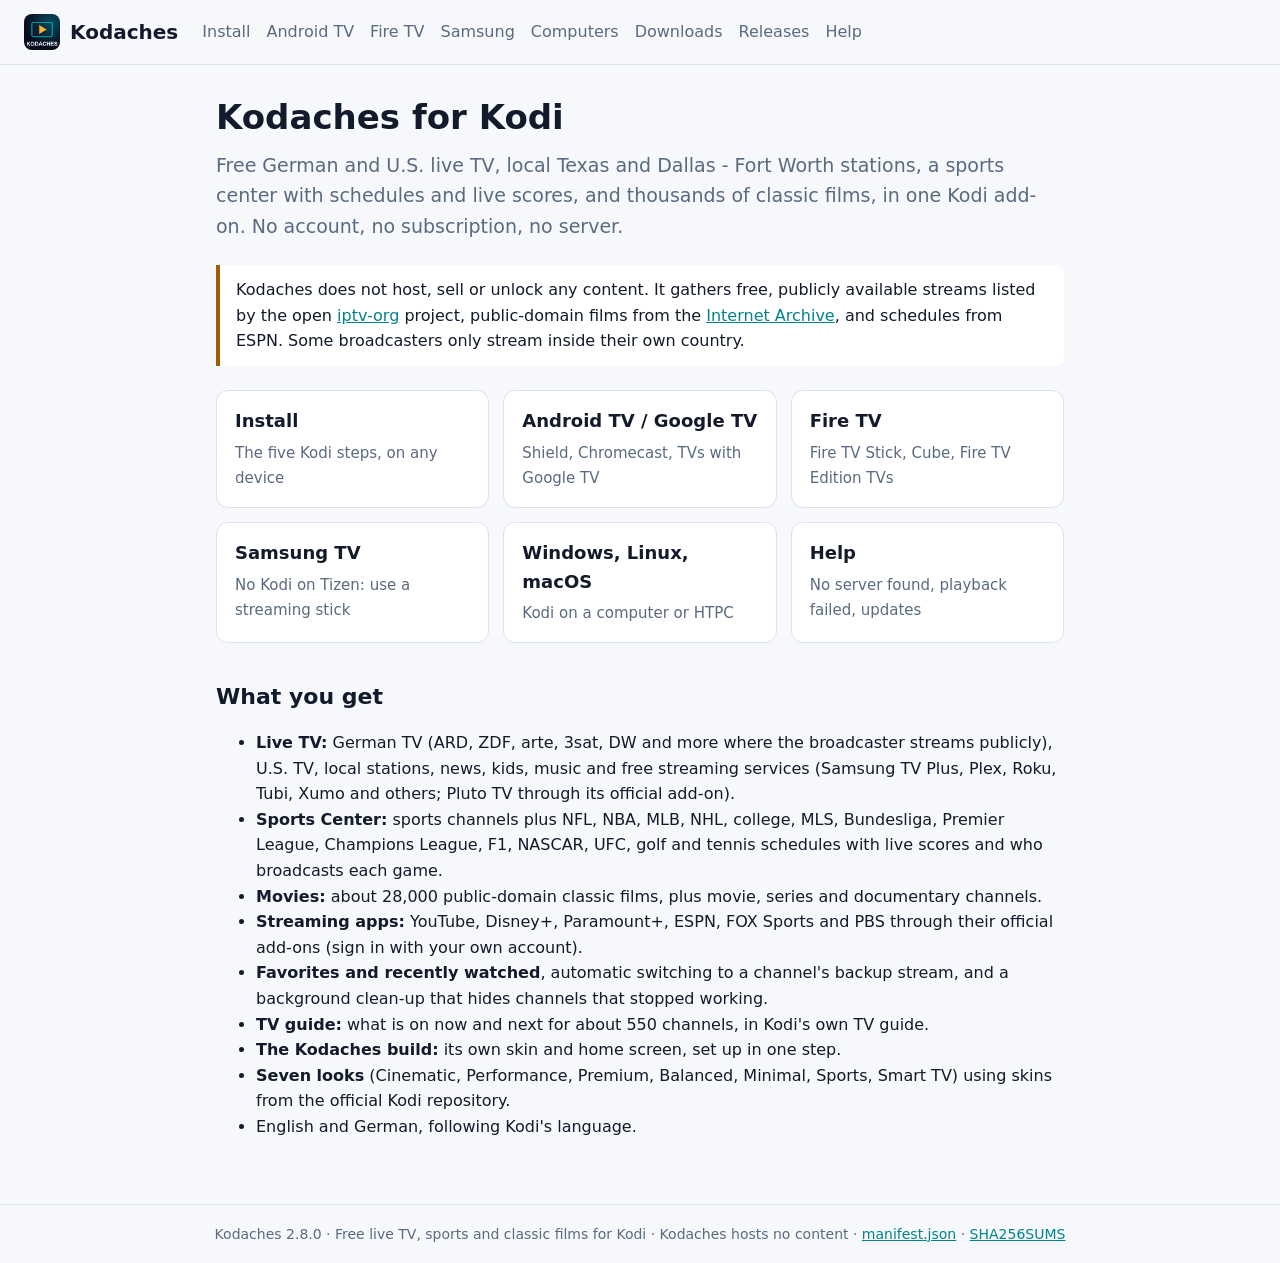
<file: index.html>
<!doctype html>
<html lang="en">
<head>
<meta charset="utf-8">
<meta name="viewport" content="width=device-width, initial-scale=1">
<title>Kodaches for Kodi · Kodaches</title>
<meta name="description" content="Install Kodaches for Kodi on Android TV, Fire TV, Windows, Linux and macOS.">
<link rel="icon" href="assets/icon.png">
<link rel="stylesheet" href="assets/site.css">
</head>
<body>
<header class="top">
  <a class="brand" href=""><img src="assets/icon.png" alt="" width="36" height="36">Kodaches</a>
  <nav>
    <a href="install/">Install</a>
    <a href="android/">Android TV</a>
    <a href="firetv/">Fire TV</a>
    <a href="samsung/">Samsung</a>
    <a href="windows-linux/">Computers</a>
    <a href="downloads/">Downloads</a>
    <a href="releases/">Releases</a>
    <a href="troubleshooting/">Help</a>
  </nav>
</header>
<main>
<h1>Kodaches for Kodi</h1>
<p class="lead">Free German and U.S. live TV, local Texas and Dallas - Fort Worth stations, a sports center with schedules and live scores, and thousands of classic films, in one Kodi add-on. No account, no subscription, no server.</p>
<div class="note">Kodaches does not host, sell or unlock any content. It gathers free, publicly available streams listed by the open <a href="https://github.com/iptv-org/iptv">iptv-org</a> project, public-domain films from the <a href="https://archive.org/details/feature_films">Internet Archive</a>, and schedules from ESPN. Some broadcasters only stream inside their own country.</div>
<div class="cards">
  <a class="card" href="install/"><strong>Install</strong><span>The five Kodi steps, on any device</span></a>
  <a class="card" href="android/"><strong>Android TV / Google TV</strong><span>Shield, Chromecast, TVs with Google TV</span></a>
  <a class="card" href="firetv/"><strong>Fire TV</strong><span>Fire TV Stick, Cube, Fire TV Edition TVs</span></a>
  <a class="card" href="samsung/"><strong>Samsung TV</strong><span>No Kodi on Tizen: use a streaming stick</span></a>
  <a class="card" href="windows-linux/"><strong>Windows, Linux, macOS</strong><span>Kodi on a computer or HTPC</span></a>
  <a class="card" href="troubleshooting/"><strong>Help</strong><span>No server found, playback failed, updates</span></a>
</div>
<h2>What you get</h2>
<ul>
  <li><strong>Live TV:</strong> German TV (ARD, ZDF, arte, 3sat, DW and more where the broadcaster streams publicly), U.S. TV, local stations, news, kids, music and free streaming services (Samsung TV Plus, Plex, Roku, Tubi, Xumo and others; Pluto TV through its official add-on).</li>
  <li><strong>Sports Center:</strong> sports channels plus NFL, NBA, MLB, NHL, college, MLS, Bundesliga, Premier League, Champions League, F1, NASCAR, UFC, golf and tennis schedules with live scores and who broadcasts each game.</li>
  <li><strong>Movies:</strong> about 28,000 public-domain classic films, plus movie, series and documentary channels.</li>
  <li><strong>Streaming apps:</strong> YouTube, Disney+, Paramount+, ESPN, FOX Sports and PBS through their official add-ons (sign in with your own account).</li>
  <li><strong>Favorites and recently watched</strong>, automatic switching to a channel's backup stream, and a background clean-up that hides channels that stopped working.</li>
  <li><strong>TV guide:</strong> what is on now and next for about 550 channels, in Kodi's own TV guide.</li>
  <li><strong>The Kodaches build:</strong> its own skin and home screen, set up in one step.</li>
  <li><strong>Seven looks</strong> (Cinematic, Performance, Premium, Balanced, Minimal, Sports, Smart TV) using skins from the official Kodi repository.</li>
  <li>English and German, following Kodi's language.</li>
</ul>
</main>
<footer>
  Kodaches 2.8.0 · Free live TV, sports and classic films for Kodi · Kodaches hosts no content
  · <a href="manifest.json">manifest.json</a> · <a href="SHA256SUMS">SHA256SUMS</a>
</footer>
</body>
</html>
</file>
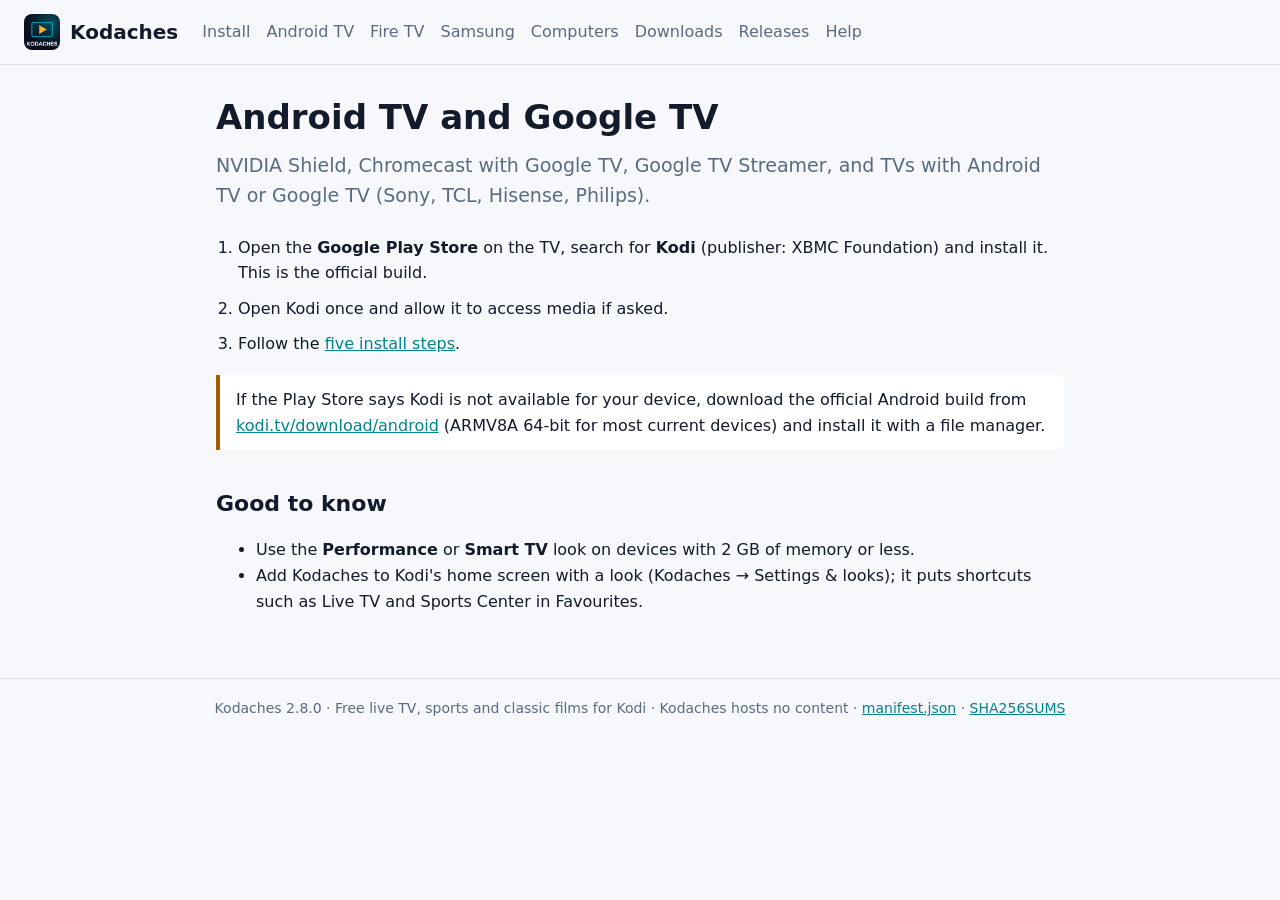
<file: android/index.html>
<!doctype html>
<html lang="en">
<head>
<meta charset="utf-8">
<meta name="viewport" content="width=device-width, initial-scale=1">
<title>Android TV and Google TV · Kodaches</title>
<meta name="description" content="Install Kodaches for Kodi on Android TV, Fire TV, Windows, Linux and macOS.">
<link rel="icon" href="../assets/icon.png">
<link rel="stylesheet" href="../assets/site.css">
</head>
<body>
<header class="top">
  <a class="brand" href="../"><img src="../assets/icon.png" alt="" width="36" height="36">Kodaches</a>
  <nav>
    <a href="../install/">Install</a>
    <a href="../android/">Android TV</a>
    <a href="../firetv/">Fire TV</a>
    <a href="../samsung/">Samsung</a>
    <a href="../windows-linux/">Computers</a>
    <a href="../downloads/">Downloads</a>
    <a href="../releases/">Releases</a>
    <a href="../troubleshooting/">Help</a>
  </nav>
</header>
<main>
<h1>Android TV and Google TV</h1>
<p class="lead">NVIDIA Shield, Chromecast with Google TV, Google TV Streamer, and TVs with Android TV or Google TV (Sony, TCL, Hisense, Philips).</p>
<ol class="steps">
  <li>Open the <strong>Google Play Store</strong> on the TV, search for <strong>Kodi</strong> (publisher: XBMC Foundation) and install it. This is the official build.</li>
  <li>Open Kodi once and allow it to access media if asked.</li>
  <li>Follow the <a href="../install/">five install steps</a>.</li>
</ol>
<div class="note">If the Play Store says Kodi is not available for your device, download the official Android build from <a href="https://kodi.tv/download/android/">kodi.tv/download/android</a> (ARMV8A 64-bit for most current devices) and install it with a file manager.</div>
<h2>Good to know</h2>
<ul>
  <li>Use the <strong>Performance</strong> or <strong>Smart TV</strong> look on devices with 2 GB of memory or less.</li>
  <li>Add Kodaches to Kodi's home screen with a look (Kodaches → Settings &amp; looks); it puts shortcuts such as Live TV and Sports Center in Favourites.</li>
</ul>
</main>
<footer>
  Kodaches 2.8.0 · Free live TV, sports and classic films for Kodi · Kodaches hosts no content
  · <a href="../manifest.json">manifest.json</a> · <a href="../SHA256SUMS">SHA256SUMS</a>
</footer>
</body>
</html>
</file>
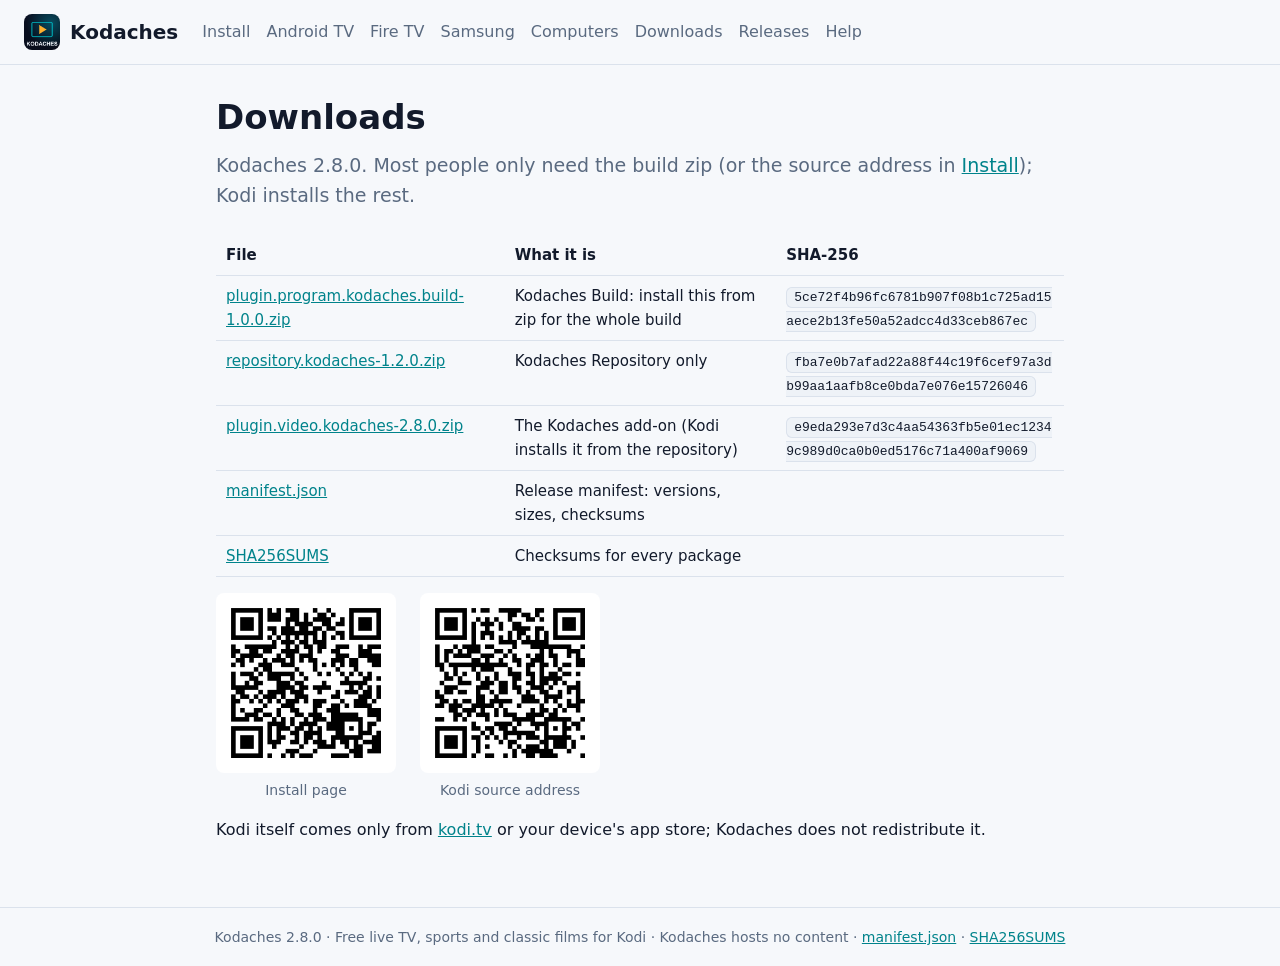
<file: downloads/index.html>
<!doctype html>
<html lang="en">
<head>
<meta charset="utf-8">
<meta name="viewport" content="width=device-width, initial-scale=1">
<title>Downloads · Kodaches</title>
<meta name="description" content="Install Kodaches for Kodi on Android TV, Fire TV, Windows, Linux and macOS.">
<link rel="icon" href="../assets/icon.png">
<link rel="stylesheet" href="../assets/site.css">
</head>
<body>
<header class="top">
  <a class="brand" href="../"><img src="../assets/icon.png" alt="" width="36" height="36">Kodaches</a>
  <nav>
    <a href="../install/">Install</a>
    <a href="../android/">Android TV</a>
    <a href="../firetv/">Fire TV</a>
    <a href="../samsung/">Samsung</a>
    <a href="../windows-linux/">Computers</a>
    <a href="../downloads/">Downloads</a>
    <a href="../releases/">Releases</a>
    <a href="../troubleshooting/">Help</a>
  </nav>
</header>
<main>
<h1>Downloads</h1>
<p class="lead">Kodaches 2.8.0. Most people only need the build zip (or the source address in <a href="../install/">Install</a>); Kodi installs the rest.</p>
<table>
  <tr><th>File</th><th>What it is</th><th>SHA-256</th></tr>
  <tr><td><a href="../kodi/plugin.program.kodaches.build-1.0.0.zip">plugin.program.kodaches.build-1.0.0.zip</a></td><td>Kodaches Build: install this from zip for the whole build</td><td><code id="sha-build">see SHA256SUMS</code></td></tr>
  <tr><td><a href="../kodi/repository.kodaches-1.2.0.zip">repository.kodaches-1.2.0.zip</a></td><td>Kodaches Repository only</td><td><code id="sha-repo">see SHA256SUMS</code></td></tr>
  <tr><td><a href="../repo/plugin.video.kodaches/plugin.video.kodaches-2.8.0.zip">plugin.video.kodaches-2.8.0.zip</a></td><td>The Kodaches add-on (Kodi installs it from the repository)</td><td><code id="sha-plugin">see SHA256SUMS</code></td></tr>
  <tr><td><a href="../manifest.json">manifest.json</a></td><td>Release manifest: versions, sizes, checksums</td><td></td></tr>
  <tr><td><a href="../SHA256SUMS">SHA256SUMS</a></td><td>Checksums for every package</td><td></td></tr>
</table>
<div class="qr">
  <figure><img src="../qr-install.png" alt="QR code for the install page"><figcaption>Install page</figcaption></figure>
  <figure><img src="../qr-kodi-source.png" alt="QR code for the Kodi source"><figcaption>Kodi source address</figcaption></figure>
</div>
<p>Kodi itself comes only from <a href="https://kodi.tv/download/">kodi.tv</a> or your device's app store; Kodaches does not redistribute it.</p>
<script>
fetch("../manifest.json").then(r => r.json()).then(m => {
  for (const a of m.addons) {
    const el = document.getElementById({"repository.kodaches": "sha-repo", "plugin.video.kodaches": "sha-plugin",
                                        "plugin.program.kodaches.build": "sha-build"}[a.id]);
    if (el) el.textContent = a.sha256;
  }
}).catch(() => {});
</script>
</main>
<footer>
  Kodaches 2.8.0 · Free live TV, sports and classic films for Kodi · Kodaches hosts no content
  · <a href="../manifest.json">manifest.json</a> · <a href="../SHA256SUMS">SHA256SUMS</a>
</footer>
</body>
</html>
</file>
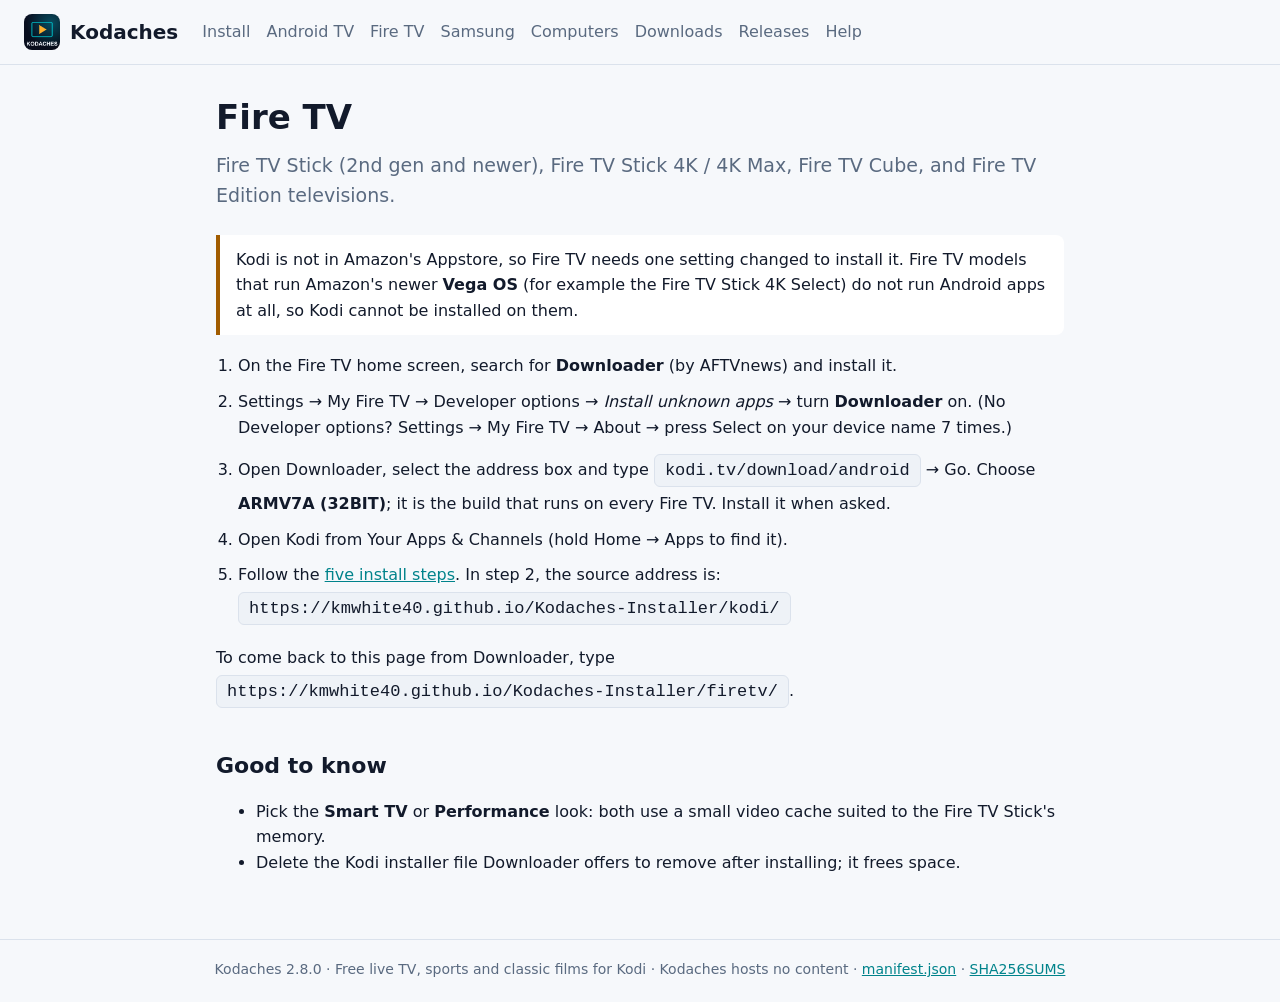
<file: firetv/index.html>
<!doctype html>
<html lang="en">
<head>
<meta charset="utf-8">
<meta name="viewport" content="width=device-width, initial-scale=1">
<title>Fire TV · Kodaches</title>
<meta name="description" content="Install Kodaches for Kodi on Android TV, Fire TV, Windows, Linux and macOS.">
<link rel="icon" href="../assets/icon.png">
<link rel="stylesheet" href="../assets/site.css">
</head>
<body>
<header class="top">
  <a class="brand" href="../"><img src="../assets/icon.png" alt="" width="36" height="36">Kodaches</a>
  <nav>
    <a href="../install/">Install</a>
    <a href="../android/">Android TV</a>
    <a href="../firetv/">Fire TV</a>
    <a href="../samsung/">Samsung</a>
    <a href="../windows-linux/">Computers</a>
    <a href="../downloads/">Downloads</a>
    <a href="../releases/">Releases</a>
    <a href="../troubleshooting/">Help</a>
  </nav>
</header>
<main>
<h1>Fire TV</h1>
<p class="lead">Fire TV Stick (2nd gen and newer), Fire TV Stick 4K / 4K Max, Fire TV Cube, and Fire TV Edition televisions.</p>
<div class="note">Kodi is not in Amazon's Appstore, so Fire TV needs one setting changed to install it. Fire TV models that run Amazon's newer <strong>Vega OS</strong> (for example the Fire TV Stick 4K Select) do not run Android apps at all, so Kodi cannot be installed on them.</div>
<ol class="steps">
  <li>On the Fire TV home screen, search for <strong>Downloader</strong> (by AFTVnews) and install it.</li>
  <li>Settings → My Fire TV → Developer options → <em>Install unknown apps</em> → turn <strong>Downloader</strong> on. (No Developer options? Settings → My Fire TV → About → press Select on your device name 7 times.)</li>
  <li>Open Downloader, select the address box and type <span class="url">kodi.tv/download/android</span> → Go. Choose <strong>ARMV7A (32BIT)</strong>; it is the build that runs on every Fire TV. Install it when asked.</li>
  <li>Open Kodi from Your Apps &amp; Channels (hold Home → Apps to find it).</li>
  <li>Follow the <a href="../install/">five install steps</a>. In step 2, the source address is:<br><span class="url">https://kmwhite40.github.io/Kodaches-Installer/kodi/</span></li>
</ol>
<p>To come back to this page from Downloader, type <span class="url">https://kmwhite40.github.io/Kodaches-Installer/firetv/</span>.</p>
<h2>Good to know</h2>
<ul>
  <li>Pick the <strong>Smart TV</strong> or <strong>Performance</strong> look: both use a small video cache suited to the Fire TV Stick's memory.</li>
  <li>Delete the Kodi installer file Downloader offers to remove after installing; it frees space.</li>
</ul>
</main>
<footer>
  Kodaches 2.8.0 · Free live TV, sports and classic films for Kodi · Kodaches hosts no content
  · <a href="../manifest.json">manifest.json</a> · <a href="../SHA256SUMS">SHA256SUMS</a>
</footer>
</body>
</html>
</file>
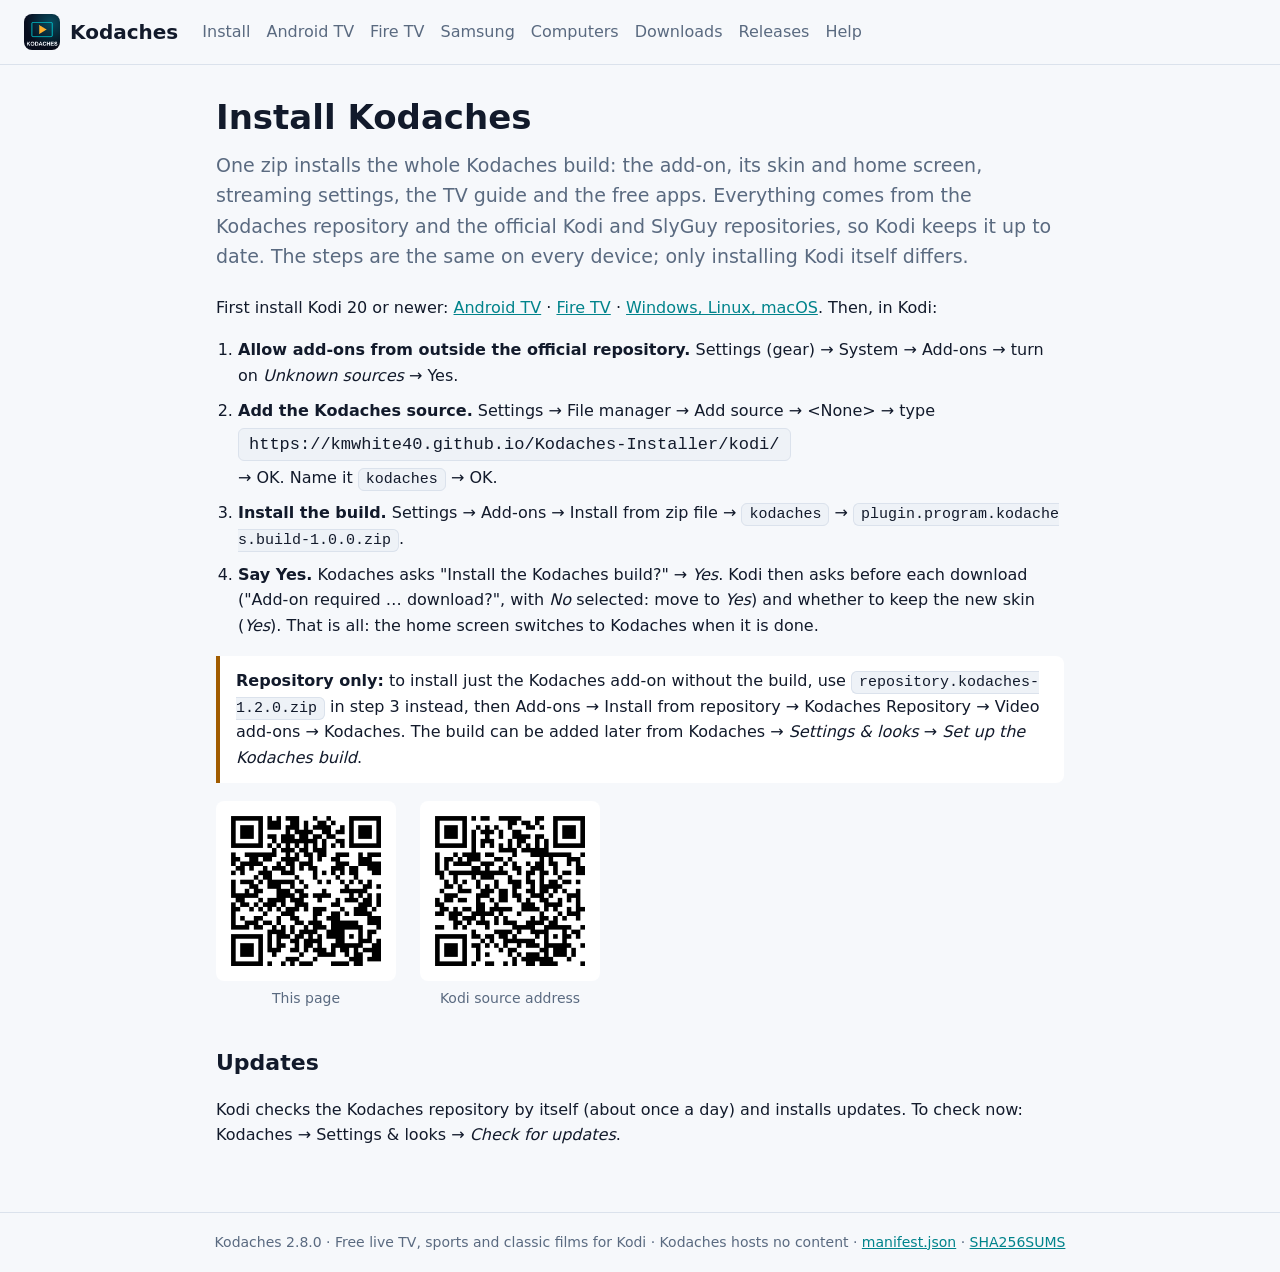
<file: install/index.html>
<!doctype html>
<html lang="en">
<head>
<meta charset="utf-8">
<meta name="viewport" content="width=device-width, initial-scale=1">
<title>Install · Kodaches</title>
<meta name="description" content="Install Kodaches for Kodi on Android TV, Fire TV, Windows, Linux and macOS.">
<link rel="icon" href="../assets/icon.png">
<link rel="stylesheet" href="../assets/site.css">
</head>
<body>
<header class="top">
  <a class="brand" href="../"><img src="../assets/icon.png" alt="" width="36" height="36">Kodaches</a>
  <nav>
    <a href="../install/">Install</a>
    <a href="../android/">Android TV</a>
    <a href="../firetv/">Fire TV</a>
    <a href="../samsung/">Samsung</a>
    <a href="../windows-linux/">Computers</a>
    <a href="../downloads/">Downloads</a>
    <a href="../releases/">Releases</a>
    <a href="../troubleshooting/">Help</a>
  </nav>
</header>
<main>
<h1>Install Kodaches</h1>
<p class="lead">One zip installs the whole Kodaches build: the add-on, its skin and home screen, streaming settings, the TV guide and the free apps. Everything comes from the Kodaches repository and the official Kodi and SlyGuy repositories, so Kodi keeps it up to date. The steps are the same on every device; only installing Kodi itself differs.</p>
<p>First install Kodi 20 or newer: <a href="../android/">Android TV</a> · <a href="../firetv/">Fire TV</a> · <a href="../windows-linux/">Windows, Linux, macOS</a>. Then, in Kodi:</p>
<ol class="steps">
  <li><strong>Allow add-ons from outside the official repository.</strong> Settings (gear) → System → Add-ons → turn on <em>Unknown sources</em> → Yes.</li>
  <li><strong>Add the Kodaches source.</strong> Settings → File manager → Add source → &lt;None&gt; → type<br><span class="url">https://kmwhite40.github.io/Kodaches-Installer/kodi/</span><br>→ OK. Name it <code>kodaches</code> → OK.</li>
  <li><strong>Install the build.</strong> Settings → Add-ons → Install from zip file → <code>kodaches</code> → <code>plugin.program.kodaches.build-1.0.0.zip</code>.</li>
  <li><strong>Say Yes.</strong> Kodaches asks "Install the Kodaches build?" → <em>Yes</em>. Kodi then asks before each download ("Add-on required … download?", with <em>No</em> selected: move to <em>Yes</em>) and whether to keep the new skin (<em>Yes</em>). That is all: the home screen switches to Kodaches when it is done.</li>
</ol>
<div class="note"><strong>Repository only:</strong> to install just the Kodaches add-on without the build, use <code>repository.kodaches-1.2.0.zip</code> in step 3 instead, then Add-ons → Install from repository → Kodaches Repository → Video add-ons → Kodaches. The build can be added later from Kodaches → <em>Settings &amp; looks</em> → <em>Set up the Kodaches build</em>.</div>
<div class="qr">
  <figure><img src="../qr-install.png" alt="QR code for this page"><figcaption>This page</figcaption></figure>
  <figure><img src="../qr-kodi-source.png" alt="QR code for the Kodi source address"><figcaption>Kodi source address</figcaption></figure>
</div>
<h2>Updates</h2>
<p>Kodi checks the Kodaches repository by itself (about once a day) and installs updates. To check now: Kodaches → Settings &amp; looks → <em>Check for updates</em>.</p>
</main>
<footer>
  Kodaches 2.8.0 · Free live TV, sports and classic films for Kodi · Kodaches hosts no content
  · <a href="../manifest.json">manifest.json</a> · <a href="../SHA256SUMS">SHA256SUMS</a>
</footer>
</body>
</html>
</file>
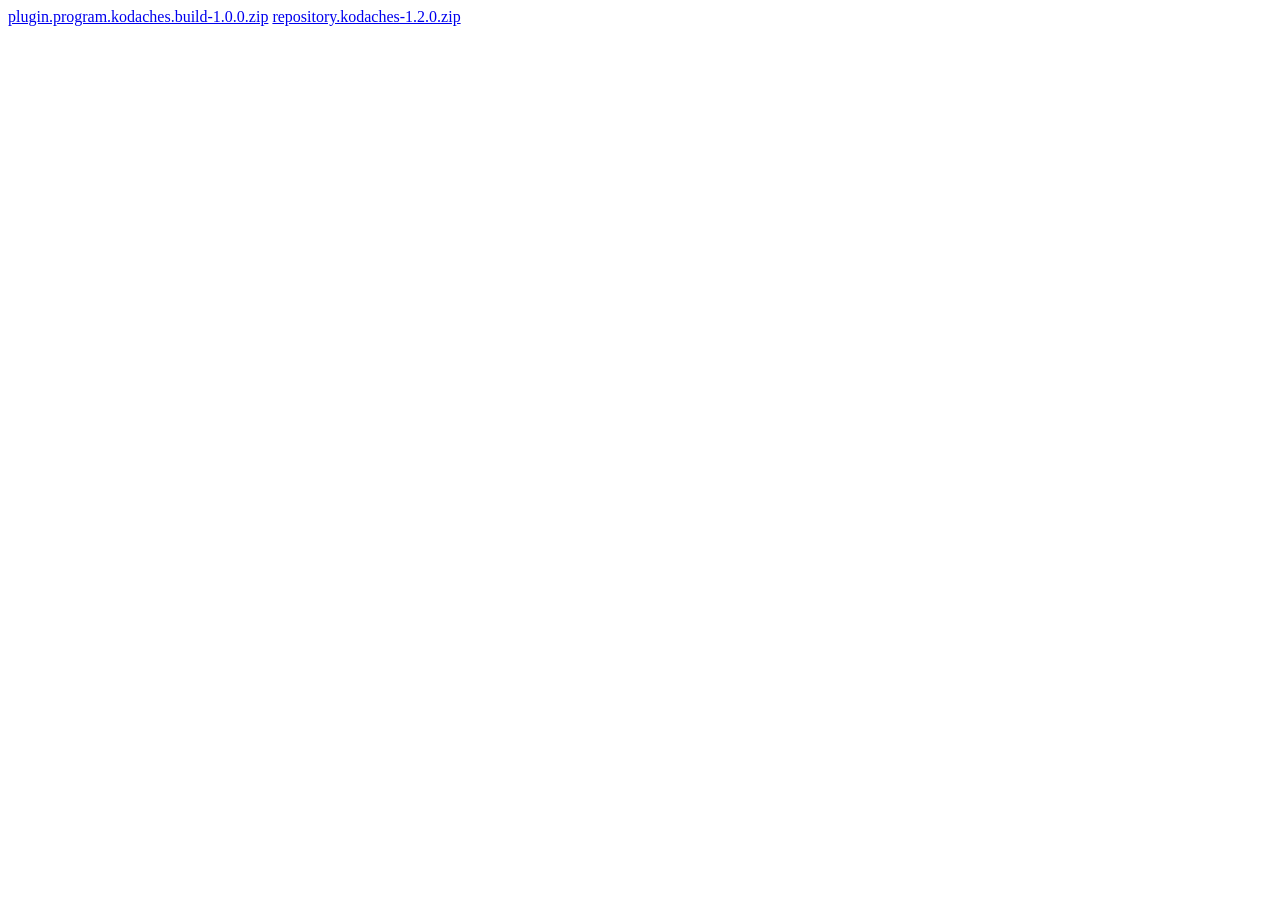
<file: kodi/index.html>
<!doctype html><html><head><meta charset="utf-8"><title>Kodaches for Kodi</title></head><body>
<a href="plugin.program.kodaches.build-1.0.0.zip">plugin.program.kodaches.build-1.0.0.zip</a>
<a href="repository.kodaches-1.2.0.zip">repository.kodaches-1.2.0.zip</a>
</body></html>
</file>
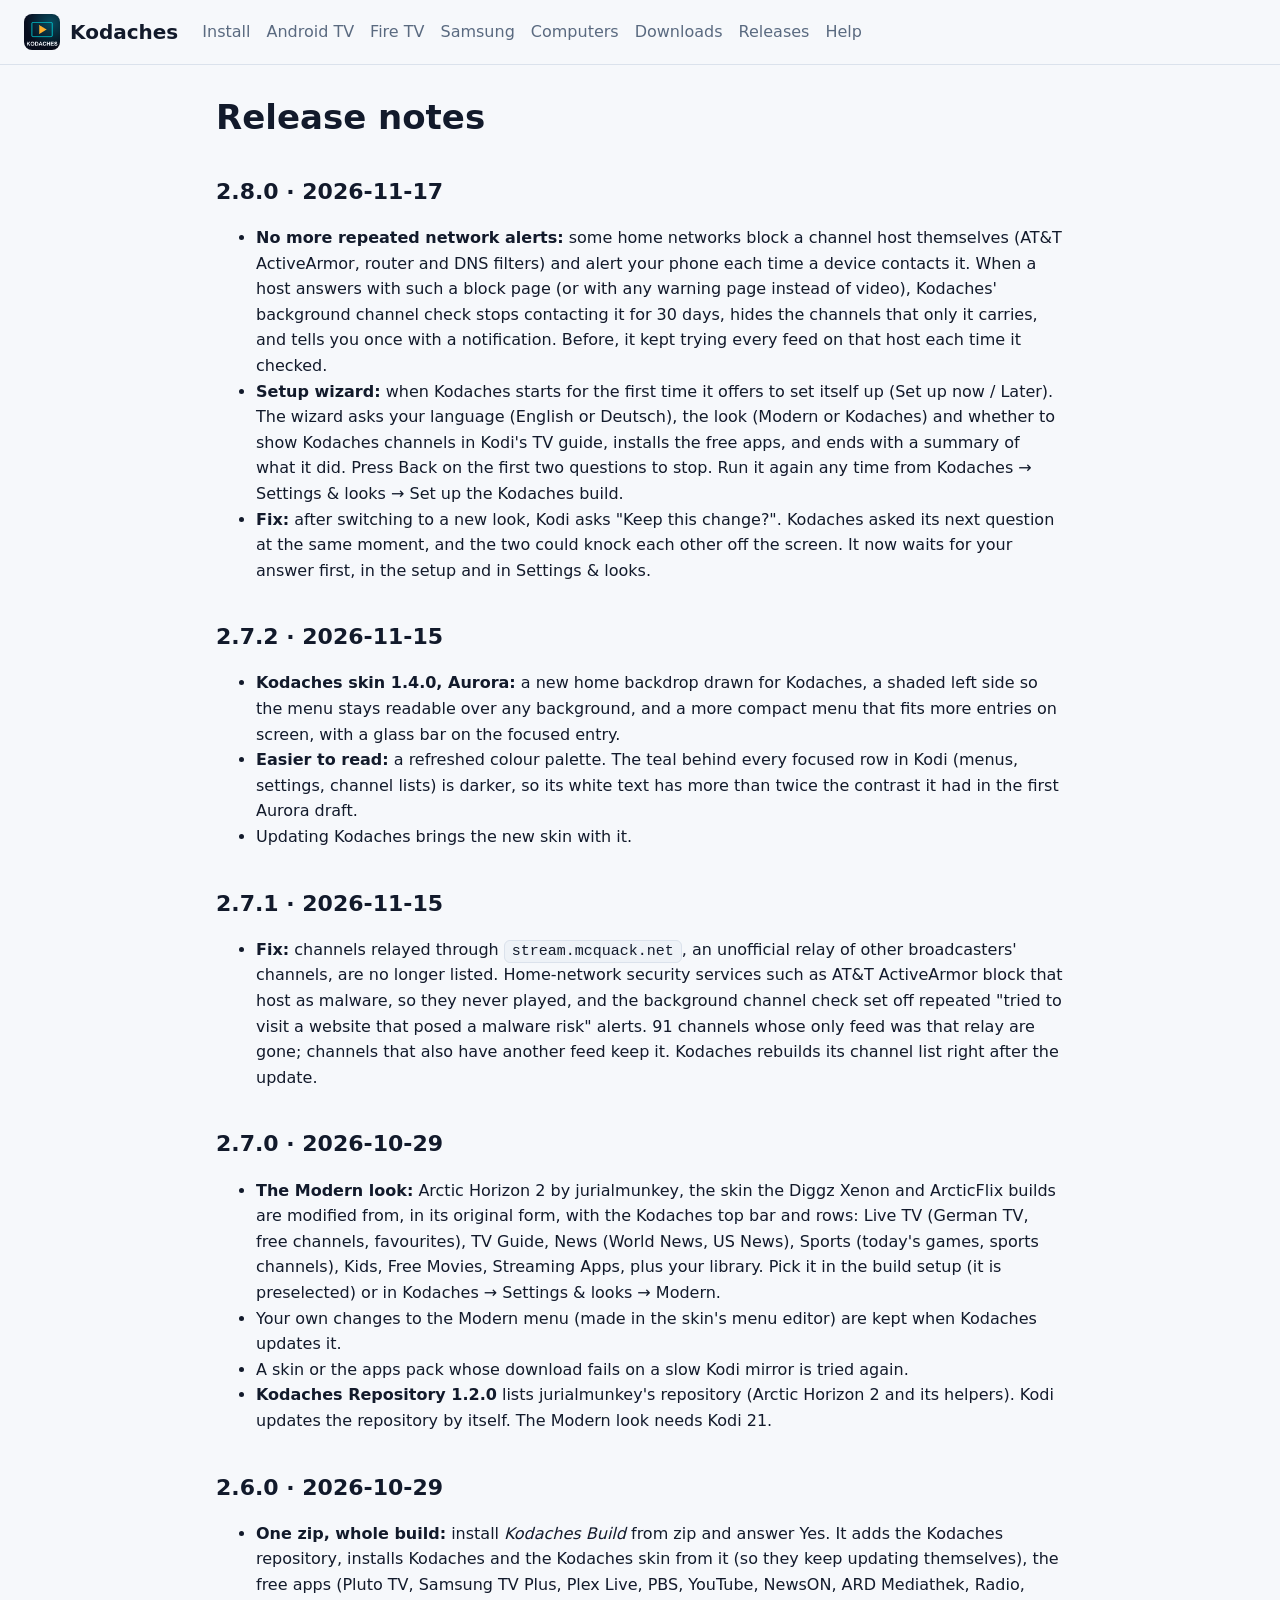
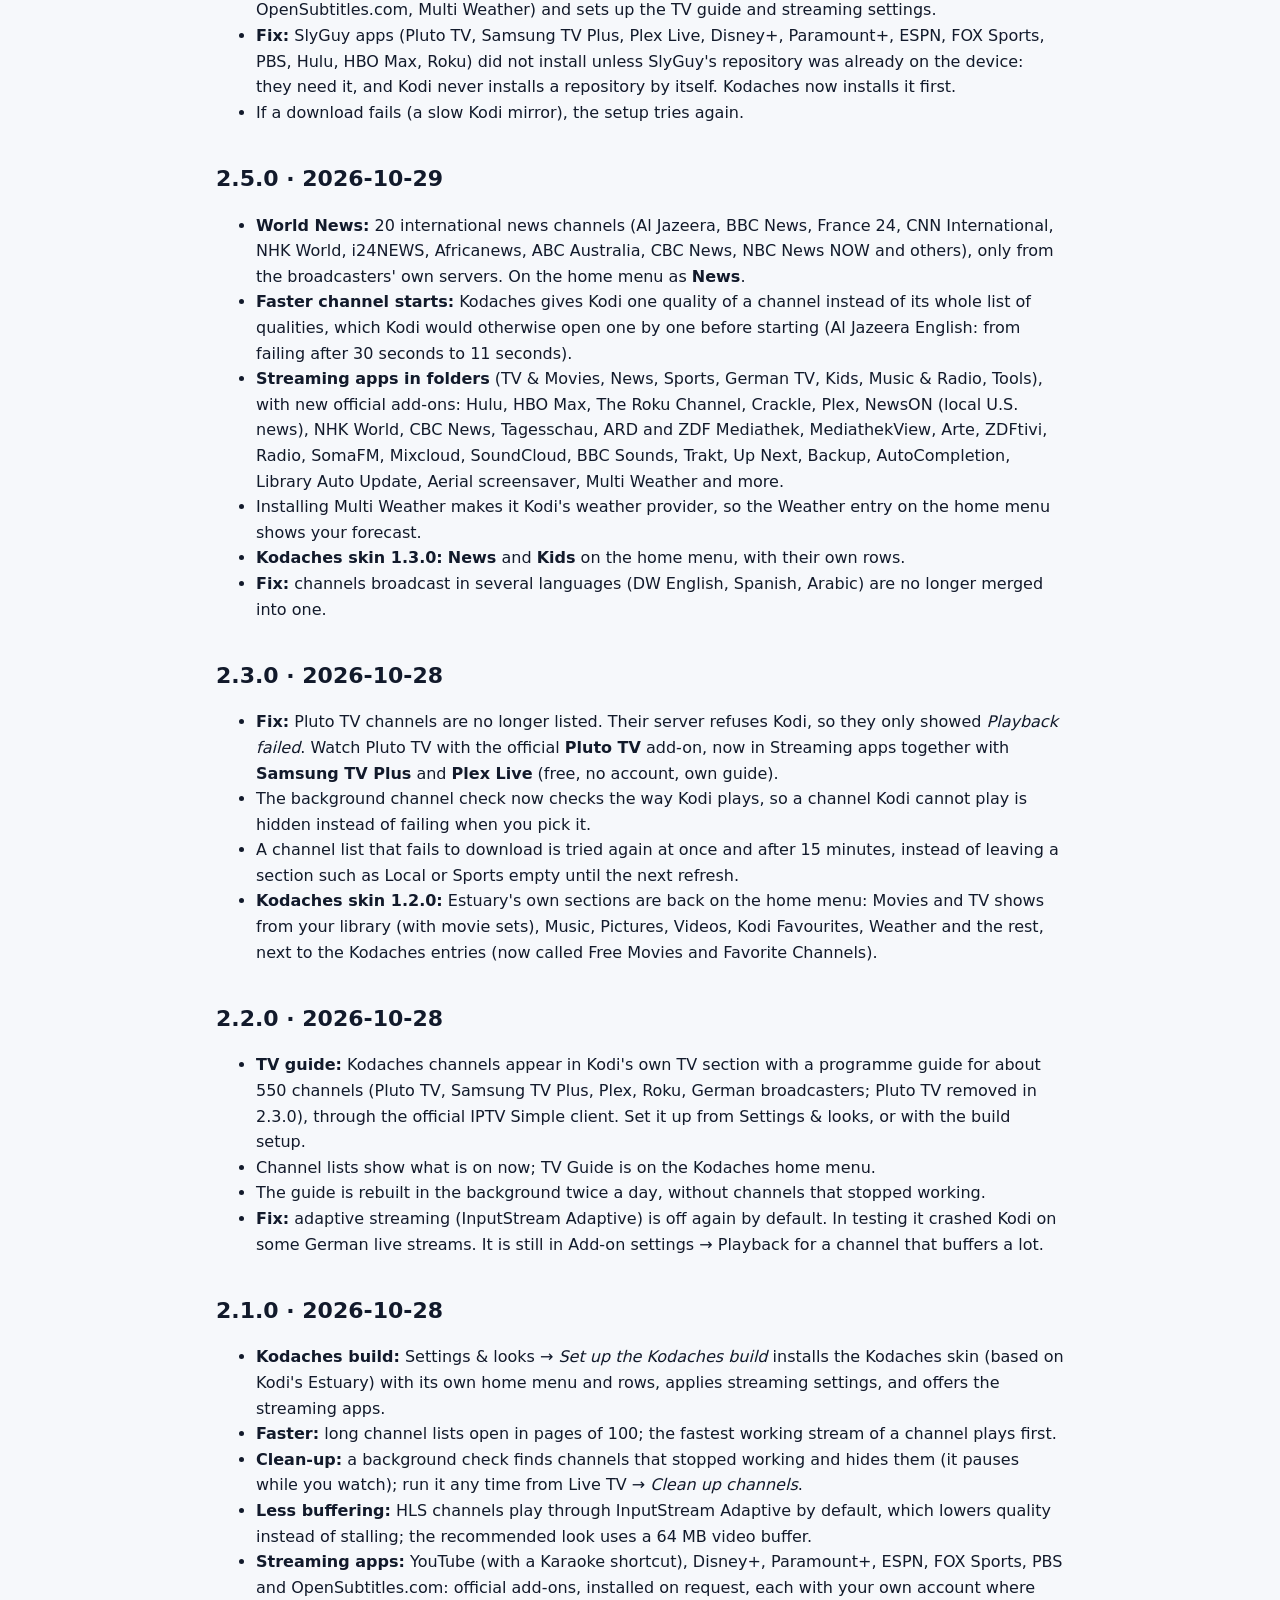
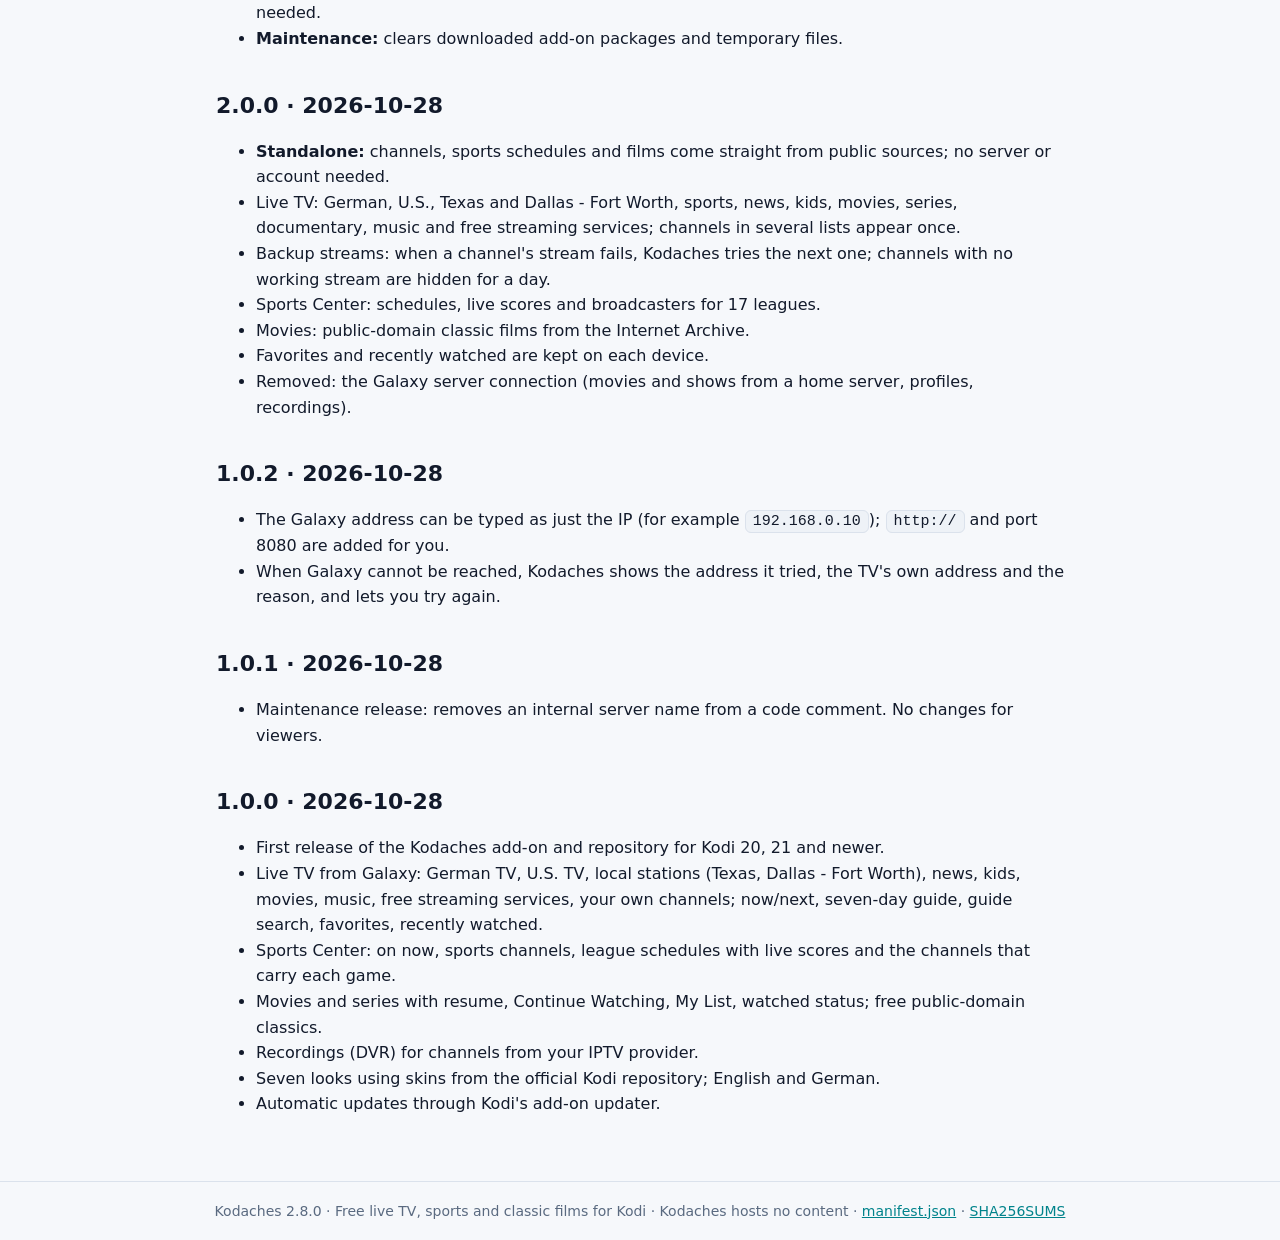
<file: releases/index.html>
<!doctype html>
<html lang="en">
<head>
<meta charset="utf-8">
<meta name="viewport" content="width=device-width, initial-scale=1">
<title>Release notes · Kodaches</title>
<meta name="description" content="Install Kodaches for Kodi on Android TV, Fire TV, Windows, Linux and macOS.">
<link rel="icon" href="../assets/icon.png">
<link rel="stylesheet" href="../assets/site.css">
</head>
<body>
<header class="top">
  <a class="brand" href="../"><img src="../assets/icon.png" alt="" width="36" height="36">Kodaches</a>
  <nav>
    <a href="../install/">Install</a>
    <a href="../android/">Android TV</a>
    <a href="../firetv/">Fire TV</a>
    <a href="../samsung/">Samsung</a>
    <a href="../windows-linux/">Computers</a>
    <a href="../downloads/">Downloads</a>
    <a href="../releases/">Releases</a>
    <a href="../troubleshooting/">Help</a>
  </nav>
</header>
<main>
<h1>Release notes</h1>
<h2>2.8.0 · 2026-11-17</h2>
<ul>
  <li><strong>No more repeated network alerts:</strong> some home networks block a channel host themselves (AT&amp;T ActiveArmor, router and DNS filters) and alert your phone each time a device contacts it. When a host answers with such a block page (or with any warning page instead of video), Kodaches' background channel check stops contacting it for 30 days, hides the channels that only it carries, and tells you once with a notification. Before, it kept trying every feed on that host each time it checked.</li>
  <li><strong>Setup wizard:</strong> when Kodaches starts for the first time it offers to set itself up (Set up now / Later). The wizard asks your language (English or Deutsch), the look (Modern or Kodaches) and whether to show Kodaches channels in Kodi's TV guide, installs the free apps, and ends with a summary of what it did. Press Back on the first two questions to stop. Run it again any time from Kodaches → Settings &amp; looks → Set up the Kodaches build.</li>
  <li><strong>Fix:</strong> after switching to a new look, Kodi asks "Keep this change?". Kodaches asked its next question at the same moment, and the two could knock each other off the screen. It now waits for your answer first, in the setup and in Settings &amp; looks.</li>
</ul>
<h2>2.7.2 · 2026-11-15</h2>
<ul>
  <li><strong>Kodaches skin 1.4.0, Aurora:</strong> a new home backdrop drawn for Kodaches, a shaded left side so the menu stays readable over any background, and a more compact menu that fits more entries on screen, with a glass bar on the focused entry.</li>
  <li><strong>Easier to read:</strong> a refreshed colour palette. The teal behind every focused row in Kodi (menus, settings, channel lists) is darker, so its white text has more than twice the contrast it had in the first Aurora draft.</li>
  <li>Updating Kodaches brings the new skin with it.</li>
</ul>
<h2>2.7.1 · 2026-11-15</h2>
<ul>
  <li><strong>Fix:</strong> channels relayed through <code>stream.mcquack.net</code>, an unofficial relay of other broadcasters' channels, are no longer listed. Home-network security services such as AT&amp;T ActiveArmor block that host as malware, so they never played, and the background channel check set off repeated "tried to visit a website that posed a malware risk" alerts. 91 channels whose only feed was that relay are gone; channels that also have another feed keep it. Kodaches rebuilds its channel list right after the update.</li>
</ul>
<h2>2.7.0 · 2026-10-29</h2>
<ul>
  <li><strong>The Modern look:</strong> Arctic Horizon 2 by jurialmunkey, the skin the Diggz Xenon and ArcticFlix builds are modified from, in its original form, with the Kodaches top bar and rows: Live TV (German TV, free channels, favourites), TV Guide, News (World News, US News), Sports (today's games, sports channels), Kids, Free Movies, Streaming Apps, plus your library. Pick it in the build setup (it is preselected) or in Kodaches → Settings &amp; looks → Modern.</li>
  <li>Your own changes to the Modern menu (made in the skin's menu editor) are kept when Kodaches updates it.</li>
  <li>A skin or the apps pack whose download fails on a slow Kodi mirror is tried again.</li>
  <li><strong>Kodaches Repository 1.2.0</strong> lists jurialmunkey's repository (Arctic Horizon 2 and its helpers). Kodi updates the repository by itself. The Modern look needs Kodi 21.</li>
</ul>
<h2>2.6.0 · 2026-10-29</h2>
<ul>
  <li><strong>One zip, whole build:</strong> install <em>Kodaches Build</em> from zip and answer Yes. It adds the Kodaches repository, installs Kodaches and the Kodaches skin from it (so they keep updating themselves), the free apps (Pluto TV, Samsung TV Plus, Plex Live, PBS, YouTube, NewsON, ARD Mediathek, Radio, OpenSubtitles.com, Multi Weather) and sets up the TV guide and streaming settings.</li>
  <li><strong>Fix:</strong> SlyGuy apps (Pluto TV, Samsung TV Plus, Plex Live, Disney+, Paramount+, ESPN, FOX Sports, PBS, Hulu, HBO Max, Roku) did not install unless SlyGuy's repository was already on the device: they need it, and Kodi never installs a repository by itself. Kodaches now installs it first.</li>
  <li>If a download fails (a slow Kodi mirror), the setup tries again.</li>
</ul>
<h2>2.5.0 · 2026-10-29</h2>
<ul>
  <li><strong>World News:</strong> 20 international news channels (Al Jazeera, BBC News, France 24, CNN International, NHK World, i24NEWS, Africanews, ABC Australia, CBC News, NBC News NOW and others), only from the broadcasters' own servers. On the home menu as <strong>News</strong>.</li>
  <li><strong>Faster channel starts:</strong> Kodaches gives Kodi one quality of a channel instead of its whole list of qualities, which Kodi would otherwise open one by one before starting (Al Jazeera English: from failing after 30 seconds to 11 seconds).</li>
  <li><strong>Streaming apps in folders</strong> (TV &amp; Movies, News, Sports, German TV, Kids, Music &amp; Radio, Tools), with new official add-ons: Hulu, HBO Max, The Roku Channel, Crackle, Plex, NewsON (local U.S. news), NHK World, CBC News, Tagesschau, ARD and ZDF Mediathek, MediathekView, Arte, ZDFtivi, Radio, SomaFM, Mixcloud, SoundCloud, BBC Sounds, Trakt, Up Next, Backup, AutoCompletion, Library Auto Update, Aerial screensaver, Multi Weather and more.</li>
  <li>Installing Multi Weather makes it Kodi's weather provider, so the Weather entry on the home menu shows your forecast.</li>
  <li><strong>Kodaches skin 1.3.0:</strong> <strong>News</strong> and <strong>Kids</strong> on the home menu, with their own rows.</li>
  <li><strong>Fix:</strong> channels broadcast in several languages (DW English, Spanish, Arabic) are no longer merged into one.</li>
</ul>
<h2>2.3.0 · 2026-10-28</h2>
<ul>
  <li><strong>Fix:</strong> Pluto TV channels are no longer listed. Their server refuses Kodi, so they only showed <em>Playback failed</em>. Watch Pluto TV with the official <strong>Pluto TV</strong> add-on, now in Streaming apps together with <strong>Samsung TV Plus</strong> and <strong>Plex Live</strong> (free, no account, own guide).</li>
  <li>The background channel check now checks the way Kodi plays, so a channel Kodi cannot play is hidden instead of failing when you pick it.</li>
  <li>A channel list that fails to download is tried again at once and after 15 minutes, instead of leaving a section such as Local or Sports empty until the next refresh.</li>
  <li><strong>Kodaches skin 1.2.0:</strong> Estuary's own sections are back on the home menu: Movies and TV shows from your library (with movie sets), Music, Pictures, Videos, Kodi Favourites, Weather and the rest, next to the Kodaches entries (now called Free Movies and Favorite Channels).</li>
</ul>
<h2>2.2.0 · 2026-10-28</h2>
<ul>
  <li><strong>TV guide:</strong> Kodaches channels appear in Kodi's own TV section with a programme guide for about 550 channels (Pluto TV, Samsung TV Plus, Plex, Roku, German broadcasters; Pluto TV removed in 2.3.0), through the official IPTV Simple client. Set it up from Settings &amp; looks, or with the build setup.</li>
  <li>Channel lists show what is on now; TV Guide is on the Kodaches home menu.</li>
  <li>The guide is rebuilt in the background twice a day, without channels that stopped working.</li>
  <li><strong>Fix:</strong> adaptive streaming (InputStream Adaptive) is off again by default. In testing it crashed Kodi on some German live streams. It is still in Add-on settings → Playback for a channel that buffers a lot.</li>
</ul>
<h2>2.1.0 · 2026-10-28</h2>
<ul>
  <li><strong>Kodaches build:</strong> Settings &amp; looks → <em>Set up the Kodaches build</em> installs the Kodaches skin (based on Kodi's Estuary) with its own home menu and rows, applies streaming settings, and offers the streaming apps.</li>
  <li><strong>Faster:</strong> long channel lists open in pages of 100; the fastest working stream of a channel plays first.</li>
  <li><strong>Clean-up:</strong> a background check finds channels that stopped working and hides them (it pauses while you watch); run it any time from Live TV → <em>Clean up channels</em>.</li>
  <li><strong>Less buffering:</strong> HLS channels play through InputStream Adaptive by default, which lowers quality instead of stalling; the recommended look uses a 64 MB video buffer.</li>
  <li><strong>Streaming apps:</strong> YouTube (with a Karaoke shortcut), Disney+, Paramount+, ESPN, FOX Sports, PBS and OpenSubtitles.com: official add-ons, installed on request, each with your own account where needed.</li>
  <li><strong>Maintenance:</strong> clears downloaded add-on packages and temporary files.</li>
</ul>
<h2>2.0.0 · 2026-10-28</h2>
<ul>
  <li><strong>Standalone:</strong> channels, sports schedules and films come straight from public sources; no server or account needed.</li>
  <li>Live TV: German, U.S., Texas and Dallas - Fort Worth, sports, news, kids, movies, series, documentary, music and free streaming services; channels in several lists appear once.</li>
  <li>Backup streams: when a channel's stream fails, Kodaches tries the next one; channels with no working stream are hidden for a day.</li>
  <li>Sports Center: schedules, live scores and broadcasters for 17 leagues.</li>
  <li>Movies: public-domain classic films from the Internet Archive.</li>
  <li>Favorites and recently watched are kept on each device.</li>
  <li>Removed: the Galaxy server connection (movies and shows from a home server, profiles, recordings).</li>
</ul>
<h2>1.0.2 · 2026-10-28</h2>
<ul>
  <li>The Galaxy address can be typed as just the IP (for example <code>192.168.0.10</code>); <code>http://</code> and port 8080 are added for you.</li>
  <li>When Galaxy cannot be reached, Kodaches shows the address it tried, the TV's own address and the reason, and lets you try again.</li>
</ul>
<h2>1.0.1 · 2026-10-28</h2>
<ul>
  <li>Maintenance release: removes an internal server name from a code comment. No changes for viewers.</li>
</ul>
<h2>1.0.0 · 2026-10-28</h2>
<ul>
  <li>First release of the Kodaches add-on and repository for Kodi 20, 21 and newer.</li>
  <li>Live TV from Galaxy: German TV, U.S. TV, local stations (Texas, Dallas - Fort Worth), news, kids, movies, music, free streaming services, your own channels; now/next, seven-day guide, guide search, favorites, recently watched.</li>
  <li>Sports Center: on now, sports channels, league schedules with live scores and the channels that carry each game.</li>
  <li>Movies and series with resume, Continue Watching, My List, watched status; free public-domain classics.</li>
  <li>Recordings (DVR) for channels from your IPTV provider.</li>
  <li>Seven looks using skins from the official Kodi repository; English and German.</li>
  <li>Automatic updates through Kodi's add-on updater.</li>
</ul>
</main>
<footer>
  Kodaches 2.8.0 · Free live TV, sports and classic films for Kodi · Kodaches hosts no content
  · <a href="../manifest.json">manifest.json</a> · <a href="../SHA256SUMS">SHA256SUMS</a>
</footer>
</body>
</html>
</file>
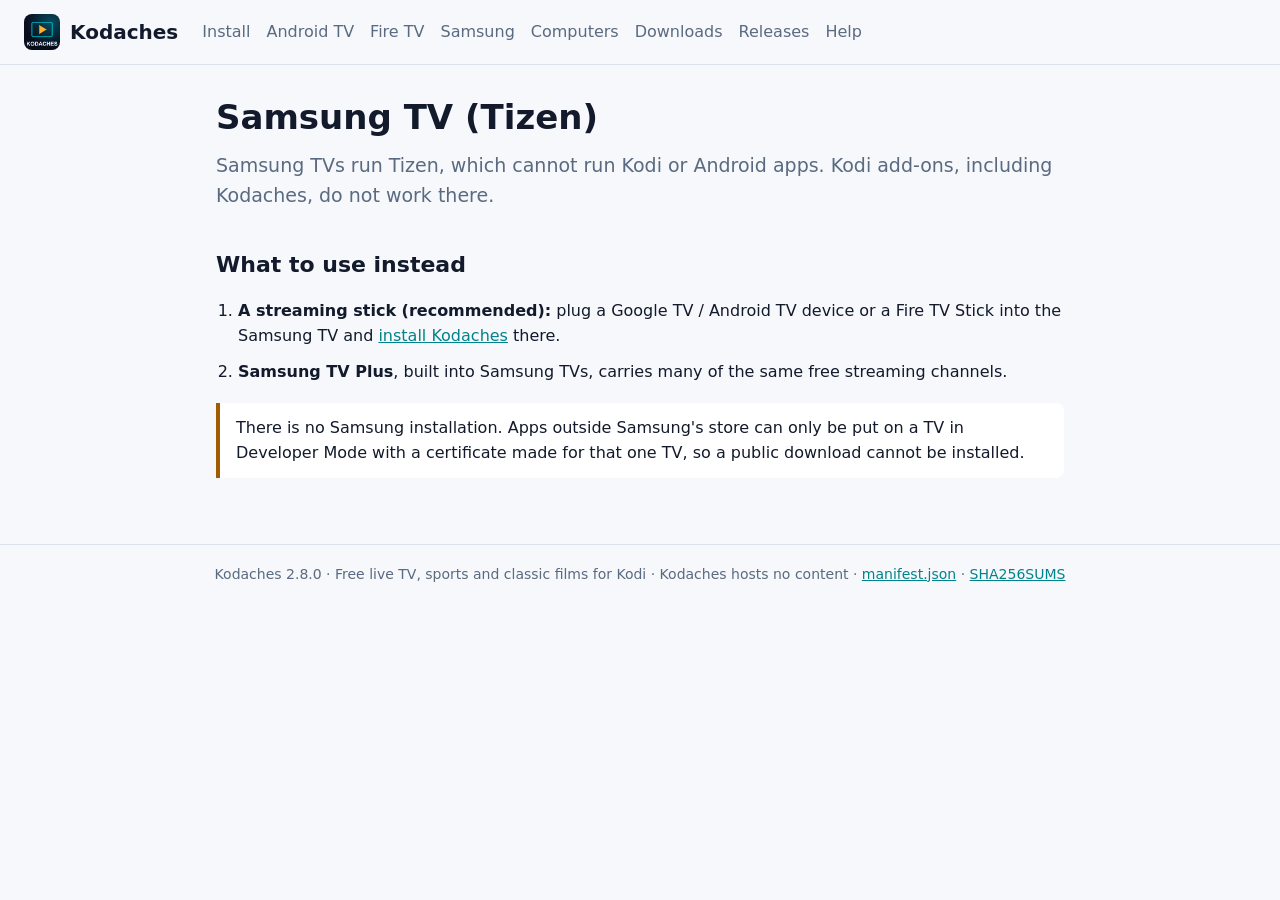
<file: samsung/index.html>
<!doctype html>
<html lang="en">
<head>
<meta charset="utf-8">
<meta name="viewport" content="width=device-width, initial-scale=1">
<title>Samsung TV · Kodaches</title>
<meta name="description" content="Install Kodaches for Kodi on Android TV, Fire TV, Windows, Linux and macOS.">
<link rel="icon" href="../assets/icon.png">
<link rel="stylesheet" href="../assets/site.css">
</head>
<body>
<header class="top">
  <a class="brand" href="../"><img src="../assets/icon.png" alt="" width="36" height="36">Kodaches</a>
  <nav>
    <a href="../install/">Install</a>
    <a href="../android/">Android TV</a>
    <a href="../firetv/">Fire TV</a>
    <a href="../samsung/">Samsung</a>
    <a href="../windows-linux/">Computers</a>
    <a href="../downloads/">Downloads</a>
    <a href="../releases/">Releases</a>
    <a href="../troubleshooting/">Help</a>
  </nav>
</header>
<main>
<h1>Samsung TV (Tizen)</h1>
<p class="lead">Samsung TVs run Tizen, which cannot run Kodi or Android apps. Kodi add-ons, including Kodaches, do not work there.</p>
<h2>What to use instead</h2>
<ol class="steps">
  <li><strong>A streaming stick (recommended):</strong> plug a Google TV / Android TV device or a Fire TV Stick into the Samsung TV and <a href="../install/">install Kodaches</a> there.</li>
  <li><strong>Samsung TV Plus</strong>, built into Samsung TVs, carries many of the same free streaming channels.</li>
</ol>
<div class="note">There is no Samsung installation. Apps outside Samsung's store can only be put on a TV in Developer Mode with a certificate made for that one TV, so a public download cannot be installed.</div>
</main>
<footer>
  Kodaches 2.8.0 · Free live TV, sports and classic films for Kodi · Kodaches hosts no content
  · <a href="../manifest.json">manifest.json</a> · <a href="../SHA256SUMS">SHA256SUMS</a>
</footer>
</body>
</html>
</file>
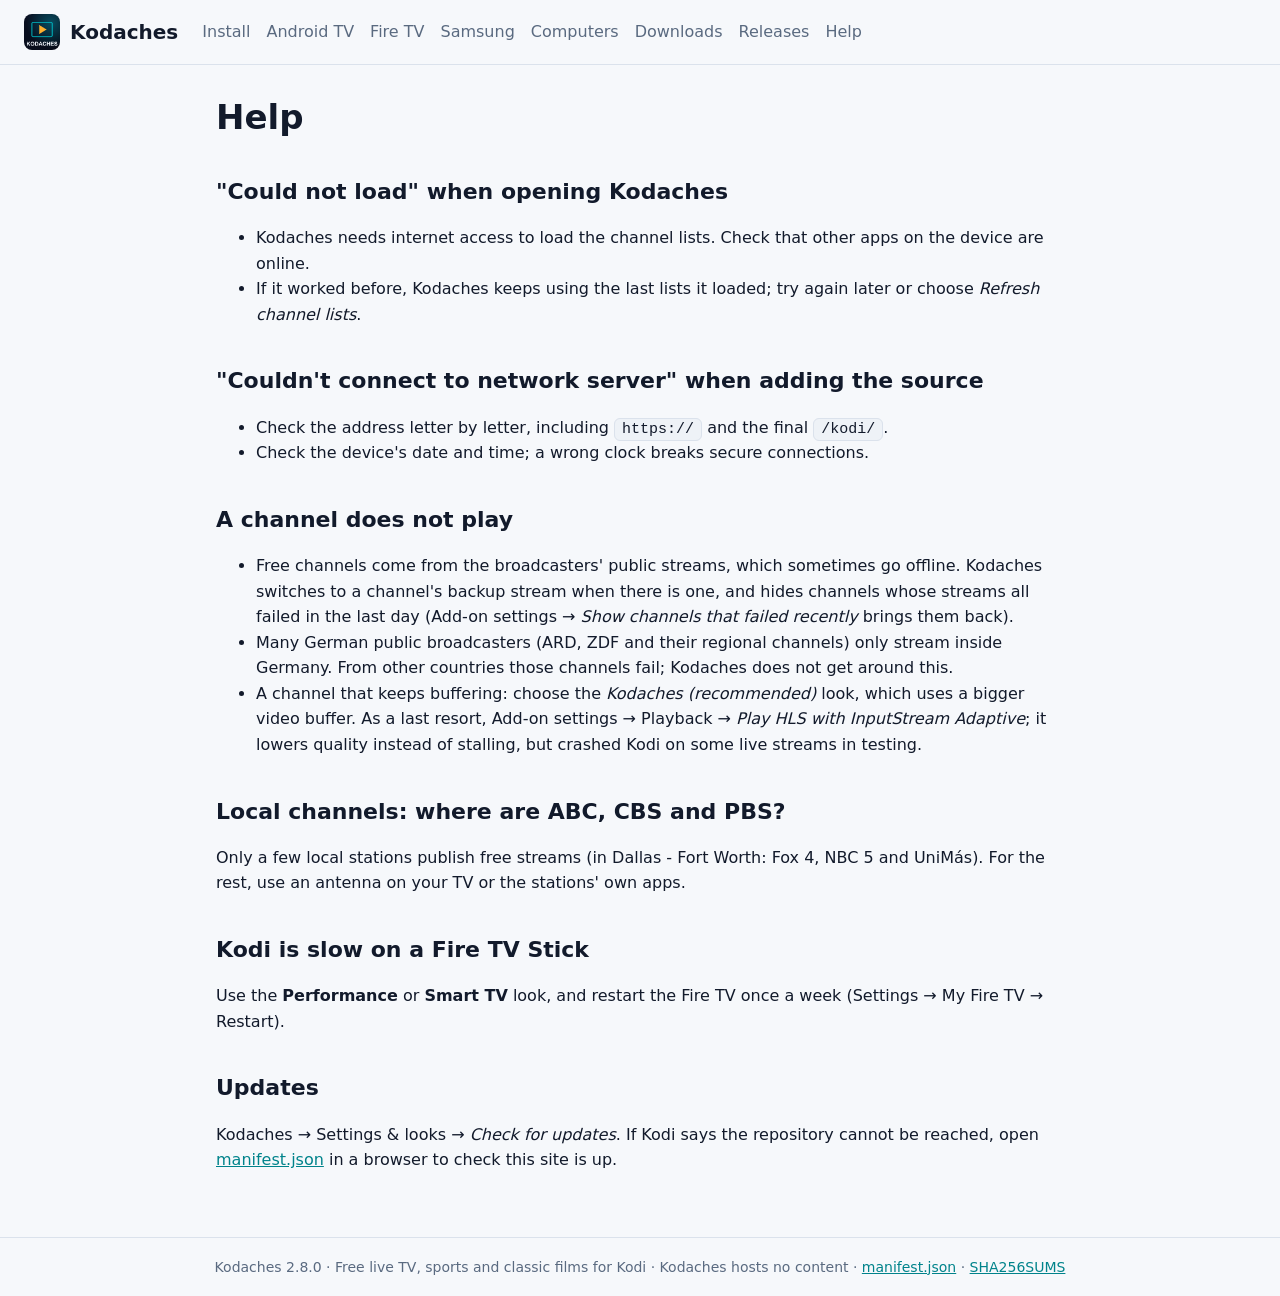
<file: troubleshooting/index.html>
<!doctype html>
<html lang="en">
<head>
<meta charset="utf-8">
<meta name="viewport" content="width=device-width, initial-scale=1">
<title>Help · Kodaches</title>
<meta name="description" content="Install Kodaches for Kodi on Android TV, Fire TV, Windows, Linux and macOS.">
<link rel="icon" href="../assets/icon.png">
<link rel="stylesheet" href="../assets/site.css">
</head>
<body>
<header class="top">
  <a class="brand" href="../"><img src="../assets/icon.png" alt="" width="36" height="36">Kodaches</a>
  <nav>
    <a href="../install/">Install</a>
    <a href="../android/">Android TV</a>
    <a href="../firetv/">Fire TV</a>
    <a href="../samsung/">Samsung</a>
    <a href="../windows-linux/">Computers</a>
    <a href="../downloads/">Downloads</a>
    <a href="../releases/">Releases</a>
    <a href="../troubleshooting/">Help</a>
  </nav>
</header>
<main>
<h1>Help</h1>
<h2>"Could not load" when opening Kodaches</h2>
<ul>
  <li>Kodaches needs internet access to load the channel lists. Check that other apps on the device are online.</li>
  <li>If it worked before, Kodaches keeps using the last lists it loaded; try again later or choose <em>Refresh channel lists</em>.</li>
</ul>
<h2>"Couldn't connect to network server" when adding the source</h2>
<ul>
  <li>Check the address letter by letter, including <code>https://</code> and the final <code>/kodi/</code>.</li>
  <li>Check the device's date and time; a wrong clock breaks secure connections.</li>
</ul>
<h2>A channel does not play</h2>
<ul>
  <li>Free channels come from the broadcasters' public streams, which sometimes go offline. Kodaches switches to a channel's backup stream when there is one, and hides channels whose streams all failed in the last day (Add-on settings → <em>Show channels that failed recently</em> brings them back).</li>
  <li>Many German public broadcasters (ARD, ZDF and their regional channels) only stream inside Germany. From other countries those channels fail; Kodaches does not get around this.</li>
  <li>A channel that keeps buffering: choose the <em>Kodaches (recommended)</em> look, which uses a bigger video buffer. As a last resort, Add-on settings → Playback → <em>Play HLS with InputStream Adaptive</em>; it lowers quality instead of stalling, but crashed Kodi on some live streams in testing.</li>
</ul>
<h2>Local channels: where are ABC, CBS and PBS?</h2>
<p>Only a few local stations publish free streams (in Dallas - Fort Worth: Fox 4, NBC 5 and UniMás). For the rest, use an antenna on your TV or the stations' own apps.</p>
<h2>Kodi is slow on a Fire TV Stick</h2>
<p>Use the <strong>Performance</strong> or <strong>Smart TV</strong> look, and restart the Fire TV once a week (Settings → My Fire TV → Restart).</p>
<h2>Updates</h2>
<p>Kodaches → Settings &amp; looks → <em>Check for updates</em>. If Kodi says the repository cannot be reached, open <a href="../manifest.json">manifest.json</a> in a browser to check this site is up.</p>
</main>
<footer>
  Kodaches 2.8.0 · Free live TV, sports and classic films for Kodi · Kodaches hosts no content
  · <a href="../manifest.json">manifest.json</a> · <a href="../SHA256SUMS">SHA256SUMS</a>
</footer>
</body>
</html>
</file>
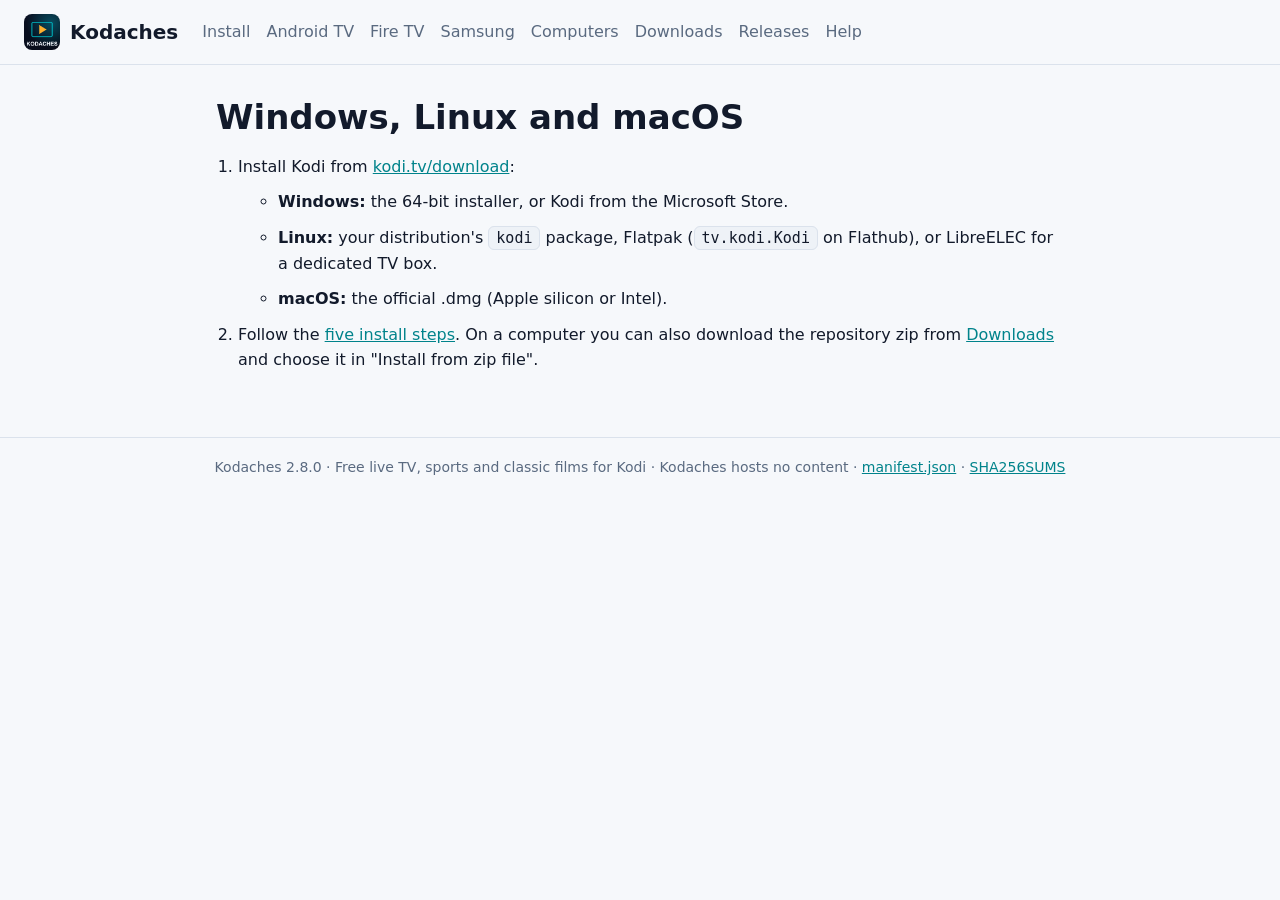
<file: windows-linux/index.html>
<!doctype html>
<html lang="en">
<head>
<meta charset="utf-8">
<meta name="viewport" content="width=device-width, initial-scale=1">
<title>Windows, Linux and macOS · Kodaches</title>
<meta name="description" content="Install Kodaches for Kodi on Android TV, Fire TV, Windows, Linux and macOS.">
<link rel="icon" href="../assets/icon.png">
<link rel="stylesheet" href="../assets/site.css">
</head>
<body>
<header class="top">
  <a class="brand" href="../"><img src="../assets/icon.png" alt="" width="36" height="36">Kodaches</a>
  <nav>
    <a href="../install/">Install</a>
    <a href="../android/">Android TV</a>
    <a href="../firetv/">Fire TV</a>
    <a href="../samsung/">Samsung</a>
    <a href="../windows-linux/">Computers</a>
    <a href="../downloads/">Downloads</a>
    <a href="../releases/">Releases</a>
    <a href="../troubleshooting/">Help</a>
  </nav>
</header>
<main>
<h1>Windows, Linux and macOS</h1>
<ol class="steps">
  <li>Install Kodi from <a href="https://kodi.tv/download/">kodi.tv/download</a>:
    <ul>
      <li><strong>Windows:</strong> the 64-bit installer, or Kodi from the Microsoft Store.</li>
      <li><strong>Linux:</strong> your distribution's <code>kodi</code> package, Flatpak (<code>tv.kodi.Kodi</code> on Flathub), or LibreELEC for a dedicated TV box.</li>
      <li><strong>macOS:</strong> the official .dmg (Apple silicon or Intel).</li>
    </ul>
  </li>
  <li>Follow the <a href="../install/">five install steps</a>. On a computer you can also download the repository zip from <a href="../downloads/">Downloads</a> and choose it in "Install from zip file".</li>
</ol>
</main>
<footer>
  Kodaches 2.8.0 · Free live TV, sports and classic films for Kodi · Kodaches hosts no content
  · <a href="../manifest.json">manifest.json</a> · <a href="../SHA256SUMS">SHA256SUMS</a>
</footer>
</body>
</html>
</file>
<file: assets/site.css>
:root{--bg:#0a1022;--panel:#121a33;--line:#24304f;--text:#e9eef7;--muted:#9fb0c8;--accent:#00b4be;--warm:#ffb02e;--code:#0d1530}
@media (prefers-color-scheme:light){:root{--bg:#f6f8fb;--panel:#fff;--line:#dbe2ec;--text:#121a2b;--muted:#5a6a80;--accent:#00838b;--warm:#a15c00;--code:#eef2f7}}
*{box-sizing:border-box}
body{margin:0;background:var(--bg);color:var(--text);font:16px/1.6 system-ui,-apple-system,"Segoe UI",Roboto,sans-serif}
a{color:var(--accent)}
.top{display:flex;flex-wrap:wrap;align-items:center;gap:12px 24px;padding:14px 24px;border-bottom:1px solid var(--line)}
.brand{display:flex;align-items:center;gap:10px;font-weight:700;font-size:20px;color:var(--text);text-decoration:none}
.brand img{border-radius:8px}
nav{display:flex;flex-wrap:wrap;gap:4px 16px}
nav a{color:var(--muted);text-decoration:none;font-weight:500}
nav a:hover{color:var(--text)}
main{max-width:880px;margin:0 auto;padding:32px 16px 48px}
h1{font-size:34px;line-height:1.2;margin:0 0 12px}
h2{font-size:22px;margin:36px 0 10px}
.lead{font-size:19px;color:var(--muted);margin:0 0 24px}
.cards{display:grid;grid-template-columns:repeat(auto-fit,minmax(220px,1fr));gap:14px;margin:24px 0}
.card{background:var(--panel);border:1px solid var(--line);border-radius:12px;padding:16px 18px;text-decoration:none;color:var(--text)}
.card strong{display:block;font-size:18px;margin-bottom:4px}
.card span{color:var(--muted);font-size:15px}
a.card:hover{border-color:var(--accent)}
ol.steps{padding-left:22px}
ol.steps li{margin:10px 0}
code,.url{background:var(--code);border:1px solid var(--line);border-radius:6px;padding:2px 7px;font:15px ui-monospace,SFMono-Regular,Menlo,monospace;word-break:break-all}
.url{display:inline-block;font-size:17px;padding:6px 10px;margin:4px 0}
.note{border-left:4px solid var(--warm);background:var(--panel);padding:12px 16px;border-radius:0 8px 8px 0;margin:18px 0}
.ok{border-left-color:var(--accent)}
table{width:100%;border-collapse:collapse;margin:12px 0;font-size:15px}
th,td{text-align:left;padding:8px 10px;border-bottom:1px solid var(--line);vertical-align:top}
td code{font-size:13px}
.qr{display:flex;flex-wrap:wrap;gap:24px;margin:16px 0}
.qr figure{margin:0;text-align:center;color:var(--muted);font-size:14px}
.qr img{width:180px;height:180px;background:#fff;padding:6px;border-radius:8px}
footer{border-top:1px solid var(--line);color:var(--muted);font-size:14px;padding:18px 24px;text-align:center}
@media (max-width:600px){h1{font-size:28px}.top{padding:12px 16px}}
</file>
